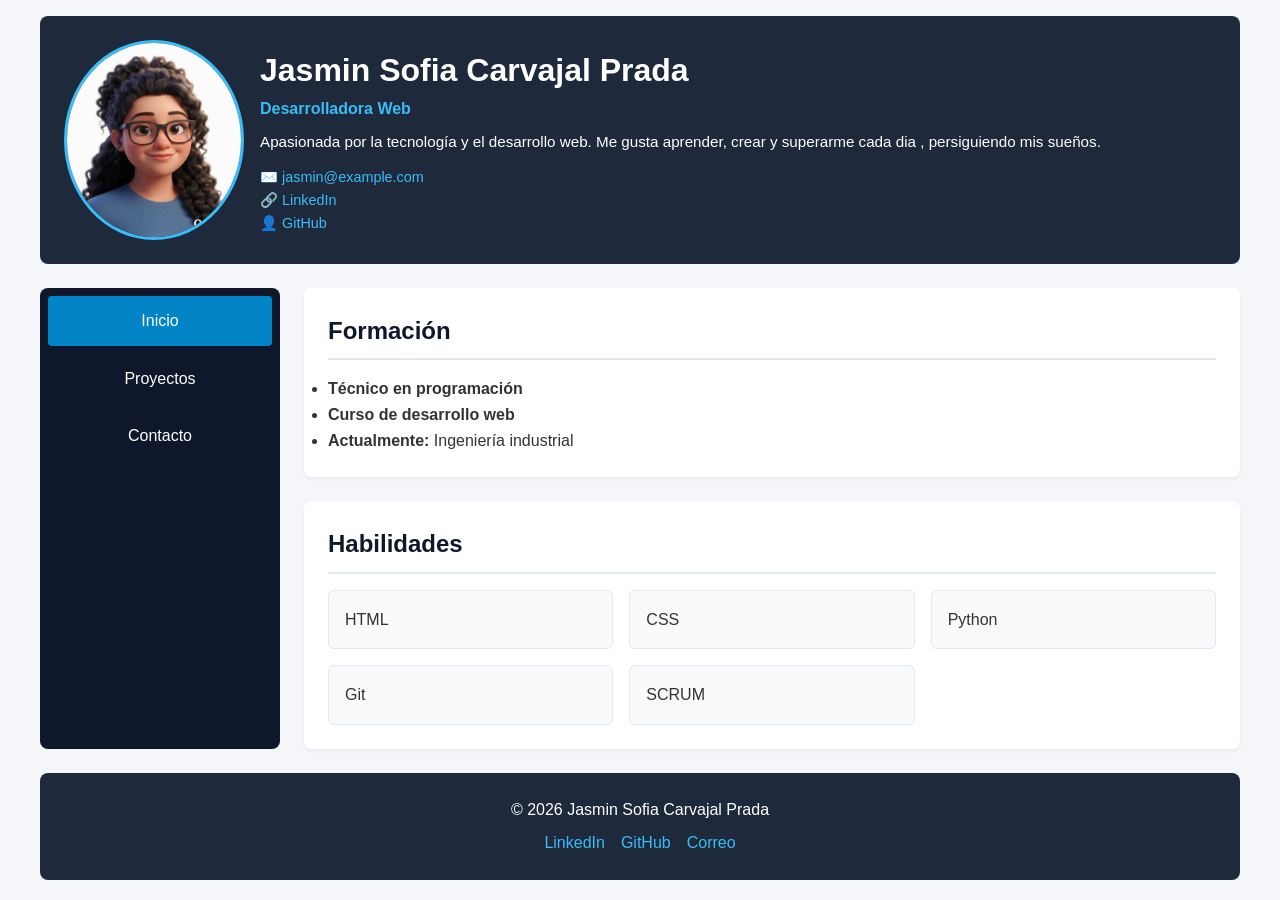
<file: index.html>
<!DOCTYPE html>
<html lang="es">
<head>
  <meta charset="UTF-8">
  <meta name="viewport" content="width=device-width, initial-scale=1.0">
  <title>Mi Hoja de Vida - Inicio</title>
  <link rel="stylesheet" href="css/styles.css">
</head>
<body>

  <!-- Contenedor principal -->
  <div class="contenedor-principal">

    <!-- cabecera -->
    <header class="cabecera">
      <div class="perfil-cabecera">
        <!-- R7: Foto / Avatar responsive con texto alternativo -->
        <img src="img/avatar.jpg" alt="Foto de perfil o avatar de Jasmin" class="foto-perfil">
        <div class="texto-cabecera">
          <h1>Jasmin Sofia Carvajal Prada</h1>
          <p class="subtitulo">Desarrolladora Web</p>
          <p class="descripcion-corta">
            Apasionada por la tecnología y el desarrollo web. Me gusta aprender, crear y superarme cada dia , persiguiendo 
            mis sueños.
          </p>
          <!-- Enlaces de contacto / redes -->
          <ul class="lista-contacto-cabecera">
            <li>✉️ <a href="mailto:jasmin@example.com">jasmin@example.com</a></li>
            <li>🔗 <a href="https://linkedin.com" target="_blank" rel="noopener noreferrer">LinkedIn</a></li>
            <li>👤 <a href="https://github.com" target="_blank" rel="noopener noreferrer">GitHub</a></li>
          </ul>
        </div>
      </div>
    </header>

    <!-- menu -->
    <nav class="menu">
      <ul>
        <li><a href="index.html" class="activo">Inicio</a></li>
        <li><a href="proyectos.html">Proyectos</a></li>
        <li><a href="contacto.html">Contacto</a></li>
      </ul>
    </nav>

    <!--contenido -->
    <main class="contenido">

      <!-- Sección: Formación -->
      <section class="seccion-bloque">
        <h2>Formación</h2>
        <ul class="lista-formacion">
          <li><strong>Técnico en programación</strong></li>
          <li><strong>Curso de desarrollo web</strong></li>
          <li><strong>Actualmente:</strong> Ingeniería industrial</li>
        </ul>
      </section>

      <!--Habilidades -->
      <section class="seccion-bloque">
        <h2>Habilidades</h2>
        <div class="tarjetas-grid">
          <span class="tarjeta-skill">HTML</span>
          <span class="tarjeta-skill">CSS</span>
          <span class="tarjeta-skill">Python</span>
          <span class="tarjeta-skill">Git</span>
          <span class="tarjeta-skill">SCRUM</span>
        </div>
      </section>

    </main>

    <!-- pie-->
    <footer class="pie">
      <p>&copy; 2026 Jasmin Sofia Carvajal Prada</p>
      <div class="redes-pie">
        <a href="https://linkedin.com" target="_blank" rel="noopener noreferrer">LinkedIn</a>
        <a href="https://github.com" target="_blank" rel="noopener noreferrer">GitHub</a>
        <a href="mailto:jasmin@example.com">Correo</a>
      </div>
    </footer>

  </div>

</body>
</html>
</file>
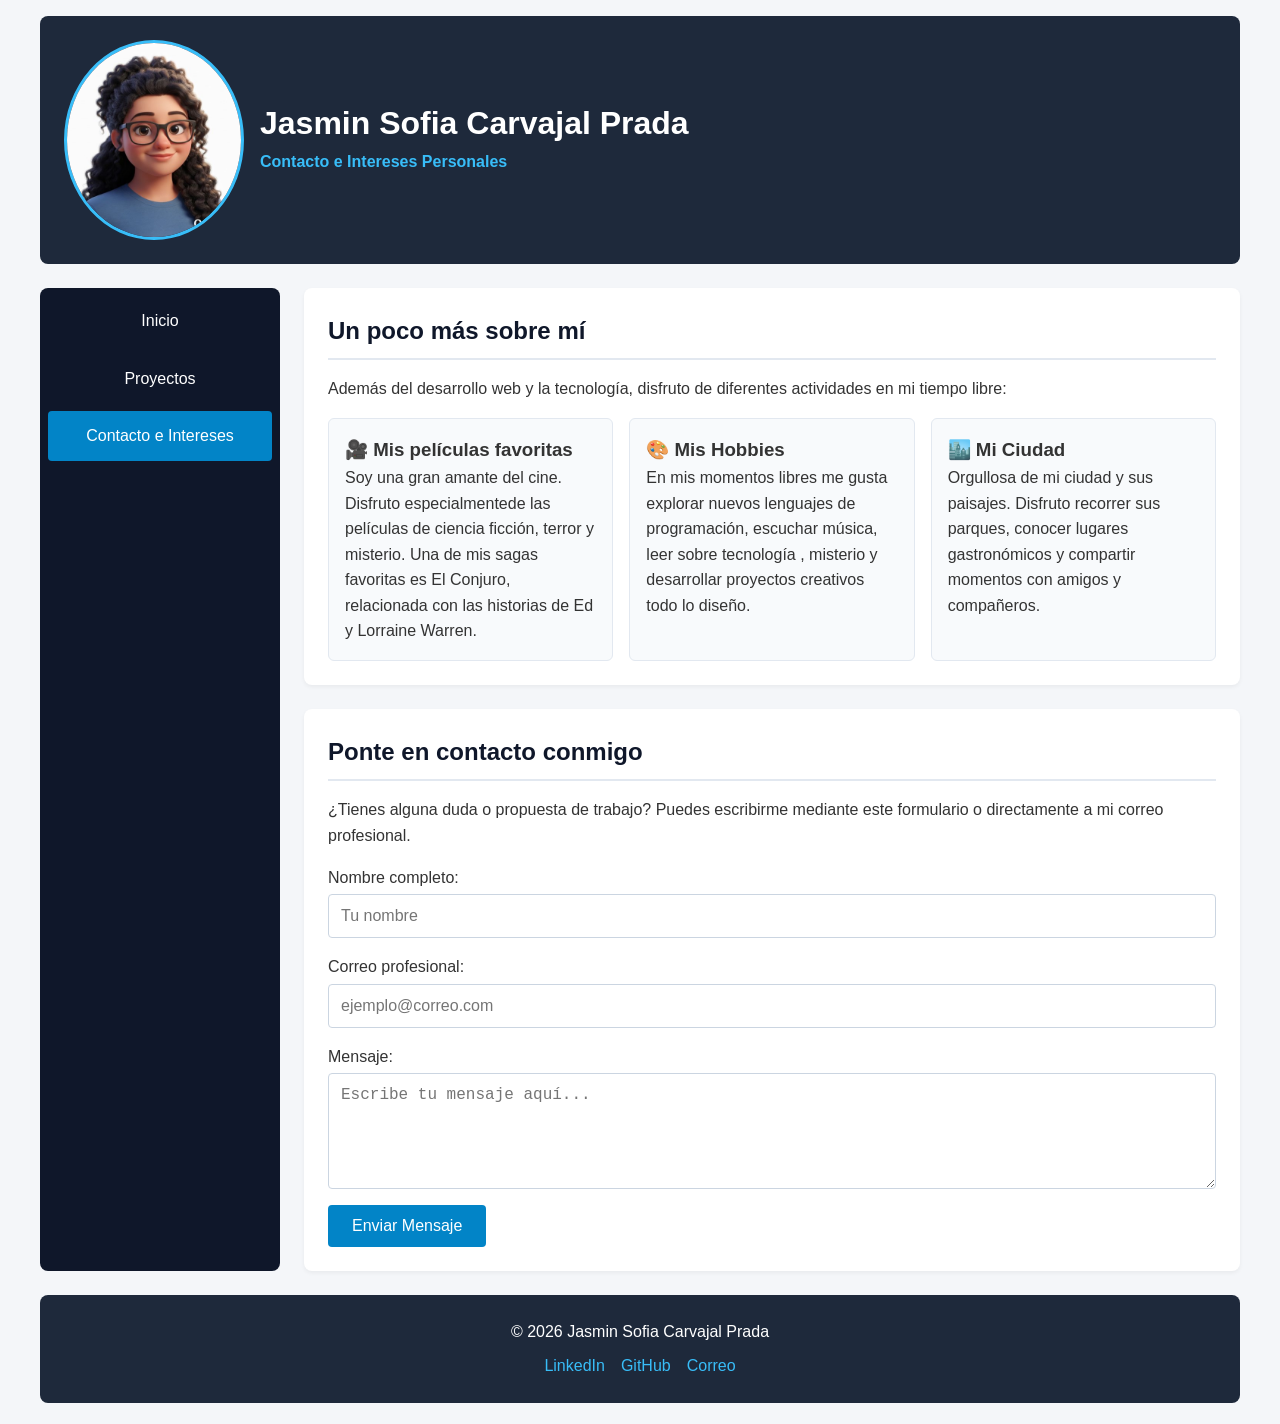
<file: contacto.html>
<!DOCTYPE html>
<html lang="es">
<head>
  <!-- R1 -->
  <meta charset="UTF-8">
  <meta name="viewport" content="width=device-width, initial-scale=1.0">
  <title>Mi Hoja de Vida - Contacto y Sobre Mí</title>
  <link rel="stylesheet" href="css/styles.css">
</head>
<body>

  <div class="contenedor-principal">

    <!-- ÁREA: cabecera -->
    <header class="cabecera">
      <div class="perfil-cabecera">
        <!-- R7 -->
        <img src="img/avatar.jpg" alt="Foto de perfil de Jasmin" class="foto-perfil">
        <div class="texto-cabecera">
          <h1>Jasmin Sofia Carvajal Prada</h1>
          <p class="subtitulo">Contacto e Intereses Personales</p>
        </div>
      </div>
    </header>

    <!--  menu -->
    <nav class="menu">
      <ul>
        <li><a href="index.html">Inicio</a></li>
        <li><a href="proyectos.html">Proyectos</a></li>
        <li><a href="contacto.html" class="activo">Contacto e Intereses</a></li>
      </ul>
    </nav>

    <!-- contenido -->
    <main class="contenido">

      <!-- Sección: Hobbies, Deporte y Ciudad -->
      <section class="seccion-bloque">
        <h2>Un poco más sobre mí</h2>
        <p>Además del desarrollo web y la tecnología, disfruto de diferentes actividades en mi tiempo libre:</p>
        
        <!-- R5: Tarjetas Grid adaptativas para los Hobbies -->
        <div class="tarjetas-grid">
            
          <article class="tarjeta-hobby">
                <h3>🎥 Mis películas favoritas</h3>
                <p>Soy una gran amante del cine. Disfruto especialmentede las películas de ciencia ficción, terror y misterio.
                    Una de mis sagas favoritas es El Conjuro, relacionada con las historias de Ed y Lorraine Warren.
                </p>
            </article>

          <article class="tarjeta-hobby">
            <h3>🎨 Mis Hobbies</h3>
            <p>En mis momentos libres me gusta explorar nuevos lenguajes de programación, escuchar música, leer sobre tecnología , misterio 
                 y desarrollar proyectos creativos todo lo diseño.</p>
          </article>

          <article class="tarjeta-hobby">
            <h3>🏙️ Mi Ciudad</h3>
            <p>Orgullosa de mi ciudad y sus paisajes. Disfruto recorrer sus parques, conocer lugares gastronómicos y compartir momentos con amigos y compañeros.</p>
          </article>

        </div>
      </section>

      <!-- Sección: Formulario de Contacto -->
      <section class="seccion-bloque">
        <h2>Ponte en contacto conmigo</h2>
        <p>¿Tienes alguna duda o propuesta de trabajo? Puedes escribirme mediante este formulario o directamente a mi correo profesional.</p>
        
        <form class="formulario-contacto" action="#" method="get">
          <div class="campo-form">
            <label for="nombre">Nombre completo:</label>
            <input type="text" id="nombre" name="nombre" required placeholder="Tu nombre">
          </div>

          <div class="campo-form">
            <label for="correo">Correo profesional:</label>
            <input type="email" id="correo" name="correo" required placeholder="ejemplo@correo.com">
          </div>

          <div class="campo-form">
            <label for="mensaje">Mensaje:</label>
            <textarea id="mensaje" name="mensaje" rows="5" required placeholder="Escribe tu mensaje aquí..."></textarea>
          </div>

          <button type="submit" class="boton-enviar">Enviar Mensaje</button>
        </form>
      </section>

    </main>

    <!-- ÁREA: pie (R10) -->
    <footer class="pie">
      <p>&copy; 2026 Jasmin Sofia Carvajal Prada</p>
      <div class="redes-pie">
        <a href="https://linkedin.com" target="_blank" rel="noopener noreferrer">LinkedIn</a>
        <a href="https://github.com" target="_blank" rel="noopener noreferrer">GitHub</a>
        <a href="mailto:jasmin@example.com">Correo</a>
      </div>
    </footer>

  </div>

</body>
</html>
</file>
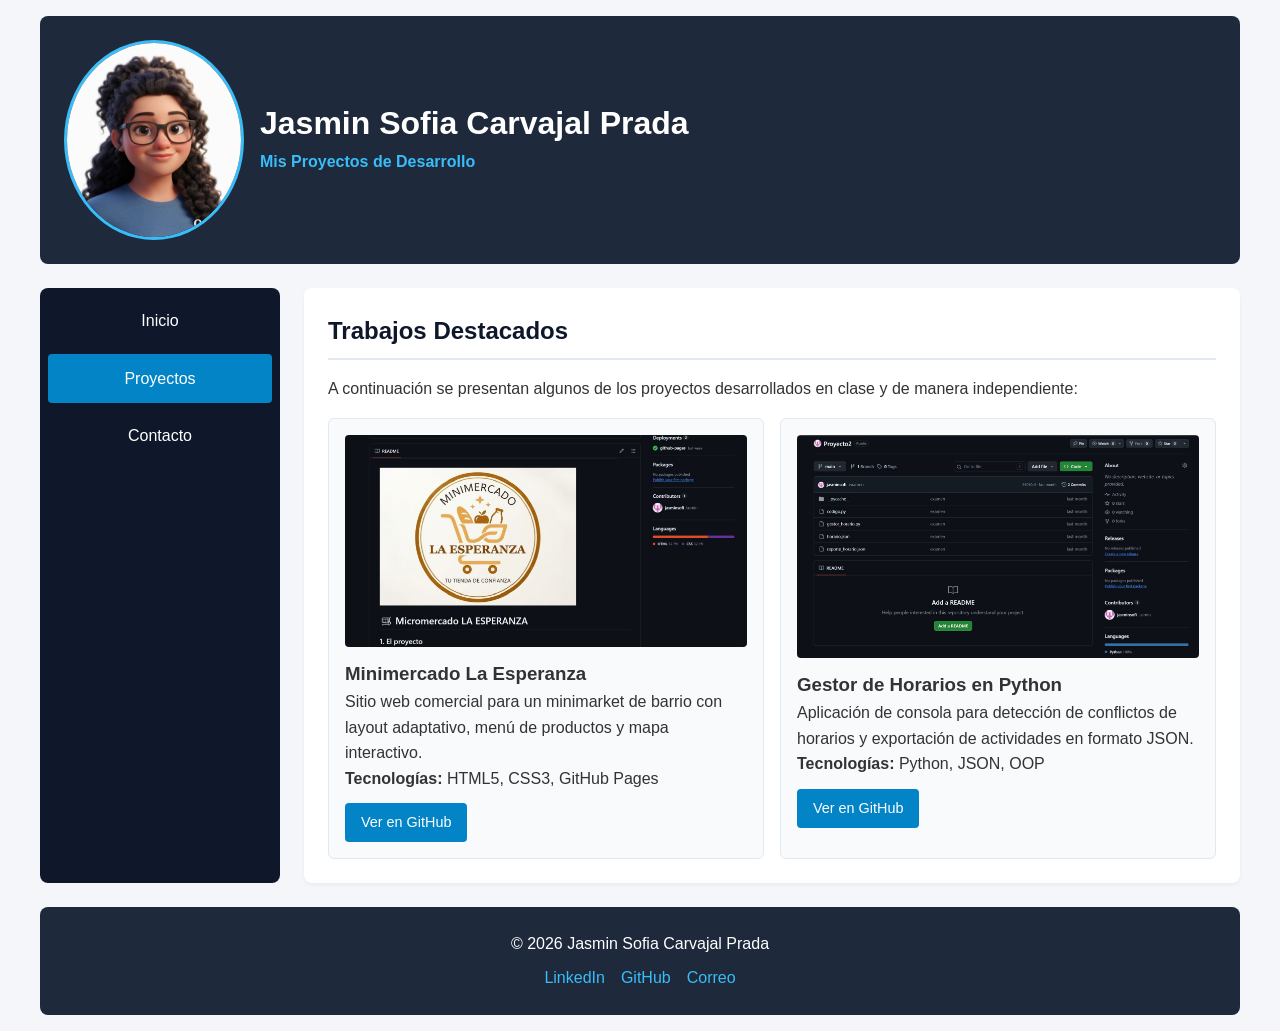
<file: proyectos.html>
<!DOCTYPE html>
<html lang="es">
<head>
  <meta charset="UTF-8">
  <meta name="viewport" content="width=device-width, initial-scale=1.0">
  <title>Mi Hoja de Vida - Proyectos</title>
  <link rel="stylesheet" href="css/styles.css">
</head>
<body>

  <div class="contenedor-principal">

    <!-- cabecera -->
    <header class="cabecera">
      <div class="perfil-cabecera">
        <!-- R7 -->
        <img src="img/avatar.jpg" alt="Foto de perfil de Jasmin" class="foto-perfil">
        <div class="texto-cabecera">
          <h1>Jasmin Sofia Carvajal Prada</h1>
          <p class="subtitulo">Mis Proyectos de Desarrollo</p>
        </div>
      </div>
    </header>

    <!-- menu -->
    <nav class="menu">
      <ul>
        <li><a href="index.html">Inicio</a></li>
        <li><a href="proyectos.html" class="activo">Proyectos</a></li>
        <li><a href="contacto.html">Contacto</a></li>
      </ul>
    </nav>

    <!-- contenido -->
    <main class="contenido">
      <section class="seccion-bloque">
        <h2>Trabajos Destacados</h2>
        <p>A continuación se presentan algunos de los proyectos desarrollados en clase y de manera independiente:</p>
        
        <!-- Tarjetas adaptativas -->
        <div class="tarjetas-grid">
          
          <article class="tarjeta-proyecto">
            <!-- R7 -->
            <img src="capturas/proyecto1.png" alt="Captura de Minimercado La Esperanza" class="img-proyecto">
            <h3>Minimercado La Esperanza</h3>
            <p>Sitio web comercial para un minimarket de barrio con layout adaptativo, menú de productos y mapa interactivo.</p>
            <p><strong>Tecnologías:</strong> HTML5, CSS3, GitHub Pages</p>
            <!-- R10 -->
            <a href="https://github.com/jasminsofi/LA-ESPERANZA-" target="_blank" rel="noopener noreferrer" class="boton-enlace">Ver en GitHub</a>
          </article>

          <article class="tarjeta-proyecto">
        
            <img src="capturas/proyecto2.png" alt="Captura de Gestor de Horarios" class="img-proyecto">
            <h3>Gestor de Horarios en Python</h3>
            <p>Aplicación de consola para detección de conflictos de horarios y exportación de actividades en formato JSON.</p>
            <p><strong>Tecnologías:</strong> Python, JSON, OOP</p>
            <a href="https://github.com/jasminsofi/Proyecto2" target="_blank" rel="noopener noreferrer" class="boton-enlace">Ver en GitHub</a>
          </article>

        </div>
      </section>
    </main>

    <!-- pie-->
    <footer class="pie">
      <p>&copy; 2026 Jasmin Sofia Carvajal Prada</p>
      <div class="redes-pie">
        <a href="https://linkedin.com" target="_blank" rel="noopener noreferrer">LinkedIn</a>
        <a href="https://github.com" target="_blank" rel="noopener noreferrer">GitHub</a>
        <a href="mailto:jasmin@example.com">Correo</a>
      </div>
    </footer>

  </div>

</body>
</html>
</file>
<file: css/styles.css>
* {
  box-sizing: border-box;
  margin: 0;
  padding: 0;
}

body {
  font-family: 'Segoe UI', Tahoma, Geneva, Verdana, sans-serif;
  line-height: 1.6;
  background-color: #f4f6f9;
  color: #333333;
  padding: 1rem;
}

/*  Ancho máximo y centrado global */
.contenedor-principal {
  max-width: 1200px;
  margin: 0 auto;
  display: grid;
  gap: 1.5rem;

  /*  base en una sola columna */
  grid-template-areas:
    "cabecera"
    "menu"
    "contenido"
    "pie";
}

/* Asignación de áreas */
.cabecera {
  grid-area: cabecera;
  background-color: #1e293b;
  color: #ffffff;
  padding: 1.5rem;
  border-radius: 8px;
}

.menu {
  grid-area: menu;
  background-color: #0f172a;
  border-radius: 8px;
  padding: 0.5rem;
}

.contenido {
  grid-area: contenido;
  display: flex;
  flex-direction: column;
  gap: 1.5rem;
}

.pie {
  grid-area: pie;
  background-color: #1e293b;
  color: #ffffff;
  text-align: center;
  padding: 1.5rem;
  border-radius: 8px;
}


/* Imágenes responsive */
img {
  max-width: 100%;
  height: auto;
  display: block;
}

.perfil-cabecera {
  display: flex;
  flex-direction: column;
  align-items: center;
  text-align: center;
  gap: 1rem;
}

.foto-perfil {
  width: 120px;
  height: 120px;
  border-radius: 50%;
  border: 3px solid #38bdf8;
  object-fit: cover;
}

.subtitulo {
  color: #38bdf8;
  font-weight: 600;
  margin-bottom: 0.5rem;
}

.descripcion-corta {
  font-size: 0.95rem;
  margin-bottom: 0.75rem;
}

.lista-contacto-cabecera {
  list-style: none;
  font-size: 0.9rem;
}

.lista-contacto-cabecera a,
.redes-pie a {
  color: #38bdf8;
  text-decoration: none;
}

.lista-contacto-cabecera a:hover,
.redes-pie a:hover {
  text-decoration: underline;
}

/* R8: Menú de navegación */
.menu ul {
  list-style: none;
  display: flex;
  flex-direction: column;
  gap: 0.5rem;
}

.menu a {
  display: block;
  color: #ffffff;
  text-decoration: none;
  padding: 0.75rem 1rem;
  border-radius: 4px;
  text-align: center;
  transition: background-color 0.3s ease;
}

.menu a:hover,
.menu a.activo {
  background-color: #0284c7;
}

/* Secciones genéricas */
.seccion-bloque {
  background-color: #ffffff;
  padding: 1.5rem;
  border-radius: 8px;
  box-shadow: 0 2px 4px rgba(0, 0, 0, 0.05);
}

.seccion-bloque h2 {
  margin-bottom: 1rem;
  color: #0f172a;
  border-bottom: 2px solid #e2e8f0;
  padding-bottom: 0.5rem;
}

/* R5: Sección en tarjetas con repeat(auto-fit, minmax(...)) */
.tarjetas-grid {
  display: grid;
  grid-template-columns: repeat(auto-fit, minmax(240px, 1fr));
  gap: 1rem;
  margin-top: 1rem;
}

.tarjeta-skill,
.tarjeta-proyecto,
.tarjeta-hobby {
  background-color: #f8fafc;
  border: 1px solid #e2e8f0;
  padding: 1rem;
  border-radius: 6px;
}

.tarjeta-proyecto img {
  border-radius: 4px;
  margin-bottom: 0.75rem;
}

.boton-enlace {
  display: inline-block;
  margin-top: 0.75rem;
  padding: 0.5rem 1rem;
  background-color: #0284c7;
  color: #ffffff;
  text-decoration: none;
  border-radius: 4px;
  font-size: 0.9rem;
}

.boton-enlace:hover {
  background-color: #0369a1;
}

/* Formulario de contacto */
.formulario-contacto {
  display: flex;
  flex-direction: column;
  gap: 1rem;
  margin-top: 1rem;
}

.campo-form {
  display: flex;
  flex-direction: column;
  gap: 0.25rem;
}

.campo-form input,
.campo-form textarea {
  padding: 0.75rem;
  border: 1px solid #cbd5e1;
  border-radius: 4px;
  font-size: 1rem;
  width: 100%;
}

.boton-enviar {
  padding: 0.75rem 1.5rem;
  background-color: #0284c7;
  color: #ffffff;
  border: none;
  border-radius: 4px;
  font-size: 1rem;
  cursor: pointer;
  align-self: flex-start;
}

.boton-enviar:hover {
  background-color: #0369a1;
}

.redes-pie {
  margin-top: 0.5rem;
  display: flex;
  justify-content: center;
  gap: 1rem;
}


/* Breakpoint 1 -> Tablet (600px en adelante) */
@media (min-width: 600px) {
  .menu ul {
    flex-direction: row;
    justify-content: center;
  }

  .perfil-cabecera {
    flex-direction: row;
    text-align: left;
  }
}

/*  Breakpoint 2 -> Computador (1024px en adelante) con cambio en grid-template-areas */
@media (min-width: 1024px) {
  .contenedor-principal {
    grid-template-columns: 240px 1fr;
    grid-template-areas:
      "cabecera cabecera"
      "menu     contenido"
      "pie      pie";
  }

  .menu ul {
    flex-direction: column;
    justify-content: flex-start;
  }
}

.foto-perfil {
  width: 180px;  /* Cambia este valor si la quieres más pequeña (ej: 90px) o más grande (ej: 150px) */
  height: 200px; /* Debe ser igual al ancho para que se mantenga redonda */
  border-radius: 50%;
  border: 3px solid #38bdf8;
  object-fit: cover;
}
</file>
